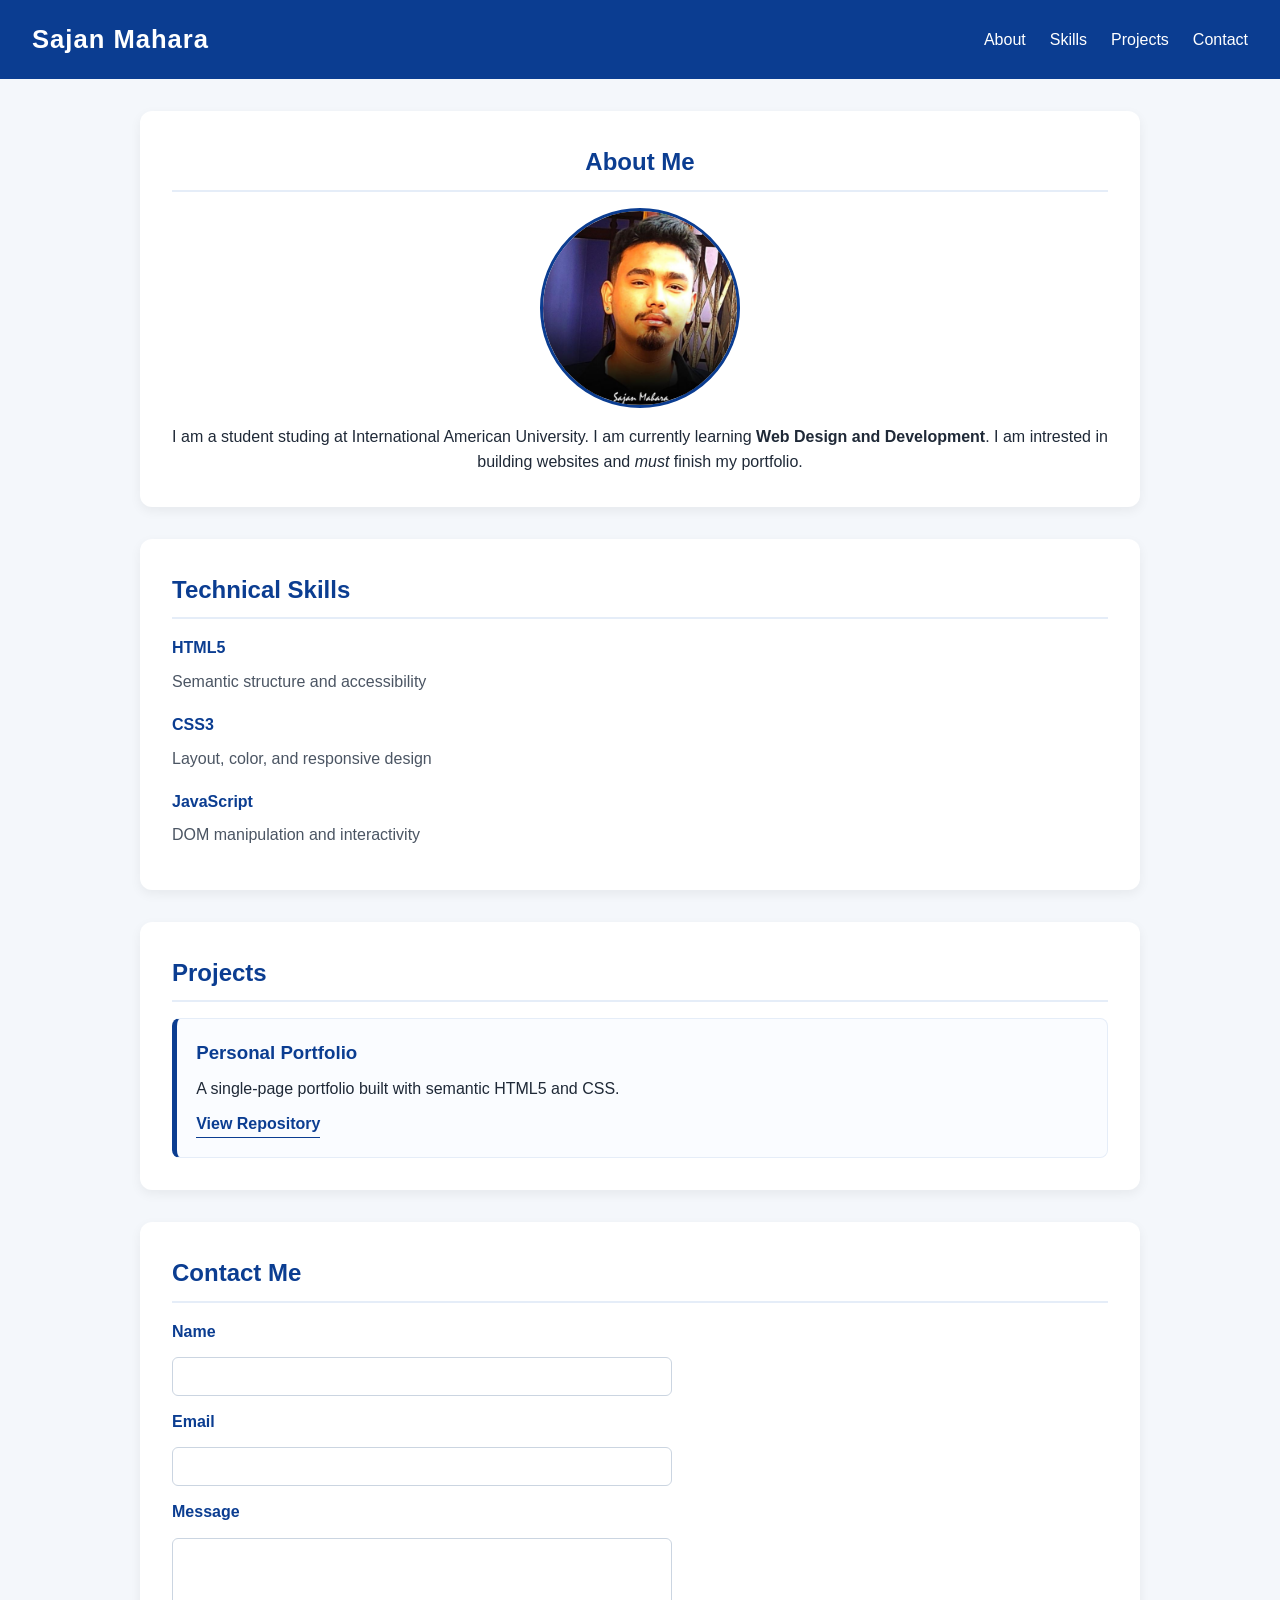
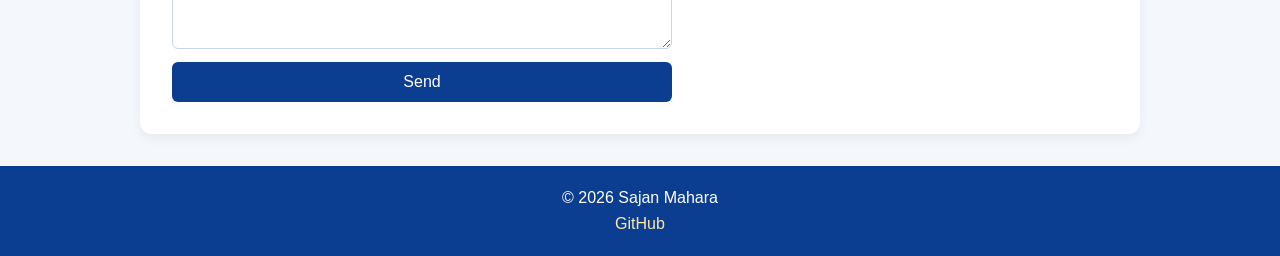
<file: index.html>
<!DOCTYPE html>
<html lang="en">

<head>
    <meta charset="UTF-8">
    <meta name="viewport" content="width=device-width, initial-scale=1.0">
    <title>Sajan Mahara | Portfolio</title>

    <!-- This links the external CSS file -->
    <link rel="stylesheet" href="style.css">
</head>

<body>

    <!-- Header -->
    <header class="site-header">
        <h1 class="site-title">Sajan Mahara</h1>

        <!-- Nav links jump to sections on the same page -->
        <nav class="main-nav">
            <ul>
                <li><a href="#about">About</a></li>
                <li><a href="#skills">Skills</a></li>
                <li><a href="#projects">Projects</a></li>
                <li><a href="#contact">Contact</a></li>
            </ul>
        </nav>
    </header>

    <main>

        <!-- About section with photo -->
        <section id="about" class="section about">
            <h2>About Me</h2>

            <!-- Profile photo. -->
            <img class="profile-img" src="sajan.png"
                 alt="Sajan Mahara profile photo"
                 width="200" height="200">

            <p>I am a student studing at International American University.
               I am currently learning <strong>Web Design and Development</strong>.
               I am intrested in building websites and <em>must</em> finish my portfolio.</p>
        </section>

        <!-- Skills section uses a description list -->
        <section id="skills" class="section skills">
            <h2>Technical Skills</h2>
            <dl class="skills-list">
                <dt>HTML5</dt>
                <dd>Semantic structure and accessibility</dd>

                <dt>CSS3</dt>
                <dd>Layout, color, and responsive design</dd>

                <dt>JavaScript</dt>
                <dd>DOM manipulation and interactivity</dd>
            </dl>
        </section>

        <!-- Projects section with two cards -->
        <section id="projects" class="section projects">
            <h2>Projects</h2>

            <div class="project-grid">

                <!-- Each project is an article because it stands alone -->
                <article class="project-card">
                    <h3>Personal Portfolio</h3>
                    <p>A single-page portfolio built with semantic HTML5 and CSS.</p>
                    <a href="https://github.com/sajan-mahara/Assingment-3"
                       target="_blank" rel="noopener">View Repository</a>
                </article>
            </div>
        </section>

        <!-- Contact form. Every label matches an input id -->
        <section id="contact" class="section contact">
            <h2>Contact Me</h2>

            <form class="contact-form" action="/submit" method="post">

                <label for="name">Name</label>
                <input type="text" id="name" name="name" required>

                <label for="email">Email</label>
                <input type="email" id="email" name="email" required>

                <label for="message">Message</label>
                <textarea id="message" name="message" rows="5" required></textarea>

                <button type="submit">Send</button>

            </form>
        </section>

    </main>

    <!-- Footer with copyright and GitHub link -->
    <footer class="site-footer">
        <p>&copy; 2026 Sajan Mahara</p>
        <a href="https://github.com/sajan-mahara">GitHub</a>
    </footer>

</body>

</html>
</file>
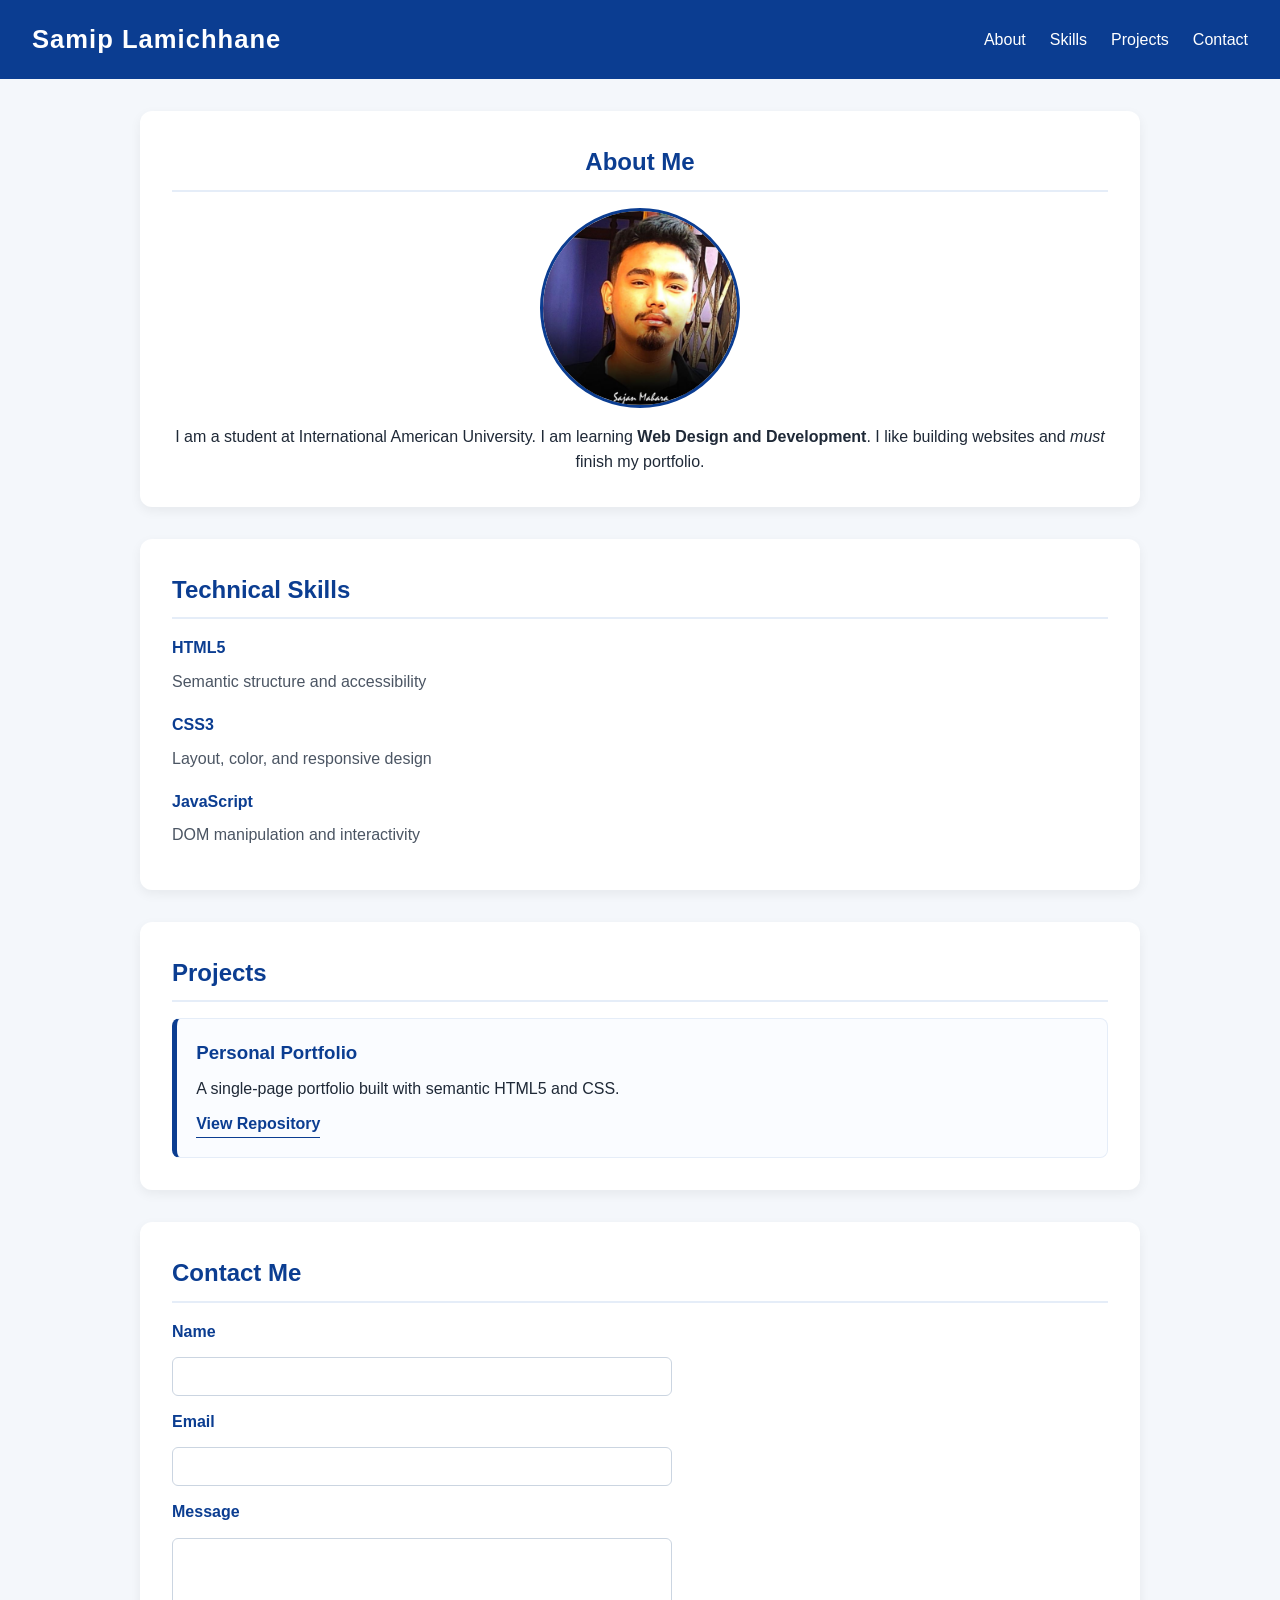
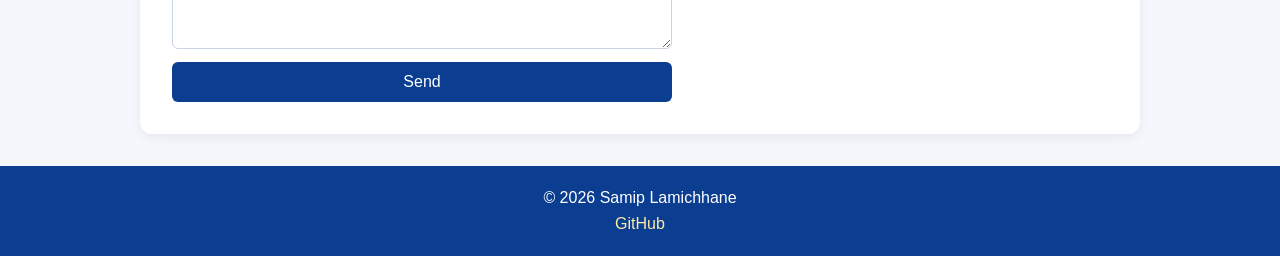
<file: Profile.html>
<!DOCTYPE html>
<html lang="en">

<head>
    <meta charset="UTF-8">
    <meta name="viewport" content="width=device-width, initial-scale=1.0">
    <title>Samip Lamichhane | Portfolio</title>

    <!-- This links the external CSS file -->
    <link rel="stylesheet" href="style.css">
</head>

<body>

    <!-- Header -->
    <header class="site-header">
        <h1 class="site-title">Samip Lamichhane</h1>

        <!-- Nav links jump to sections on the same page -->
        <nav class="main-nav">
            <ul>
                <li><a href="#about">About</a></li>
                <li><a href="#skills">Skills</a></li>
                <li><a href="#projects">Projects</a></li>
                <li><a href="#contact">Contact</a></li>
            </ul>
        </nav>
    </header>

    <main>

        <!-- About section with photo -->
        <section id="about" class="section about">
            <h2>About Me</h2>

            <!-- Profile photo. -->
            <img class="profile-img" src="sajan.png"
                 alt="Samip Lamichhane profile photo"
                 width="200" height="200">

            <p>I am a student at International American University.
               I am learning <strong>Web Design and Development</strong>.
               I like building websites and <em>must</em> finish my portfolio.</p>
        </section>

        <!-- Skills section uses a description list -->
        <section id="skills" class="section skills">
            <h2>Technical Skills</h2>
            <dl class="skills-list">
                <dt>HTML5</dt>
                <dd>Semantic structure and accessibility</dd>

                <dt>CSS3</dt>
                <dd>Layout, color, and responsive design</dd>

                <dt>JavaScript</dt>
                <dd>DOM manipulation and interactivity</dd>
            </dl>
        </section>

        <!-- Projects section with two cards -->
        <section id="projects" class="section projects">
            <h2>Projects</h2>

            <div class="project-grid">

                <!-- Each project is an article because it stands alone -->
                <article class="project-card">
                    <h3>Personal Portfolio</h3>
                    <p>A single-page portfolio built with semantic HTML5 and CSS.</p>
                    <a href="https://github.com/lolsamm/MIT-assignment-CSE230"
                       target="_blank" rel="noopener">View Repository</a>
                </article>
            </div>
        </section>

        <!-- Contact form. Every label matches an input id -->
        <section id="contact" class="section contact">
            <h2>Contact Me</h2>

            <form class="contact-form" action="/submit" method="post">

                <label for="name">Name</label>
                <input type="text" id="name" name="name" required>

                <label for="email">Email</label>
                <input type="email" id="email" name="email" required>

                <label for="message">Message</label>
                <textarea id="message" name="message" rows="5" required></textarea>

                <button type="submit">Send</button>

            </form>
        </section>

    </main>

    <!-- Footer with copyright and GitHub link -->
    <footer class="site-footer">
        <p>&copy; 2026 Samip Lamichhane</p>
        <a href="https://github.com/lolsamm">GitHub</a>
    </footer>

</body>

</html>
</file>
<file: style.css>
/* Remove default spacing and make sizing predictable */
* {
    box-sizing: border-box;
    margin: 0;
    padding: 0;
}

/* Main page font and background */
body {
    font-family: 'Segoe UI', Arial, sans-serif;
    background-color: #f4f7fb;
    color: #1f2937;
    line-height: 1.6;
}

/* ===== Header ===== */
/* Flexbox puts the name on the left and nav on the right */
.site-header {
    background-color: #0b3d91;
    color: #ffffff;
    padding: 1.2rem 2rem;
    display: flex;
    justify-content: space-between;
    align-items: center;
    flex-wrap: wrap;
}

.site-title {
    font-size: 1.6rem;
    letter-spacing: 1px;
}

/* Nav links in a row */
.main-nav ul {
    list-style: none;
    display: flex;
    gap: 1.5rem;
}

.main-nav a {
    color: #ffffff;
    text-decoration: none;
    font-size: 1rem;
    padding-bottom: 3px;
    border-bottom: 2px solid transparent;
    transition: border-color 0.2s;
}

/* Small underline on hover */
.main-nav a:hover {
    border-bottom-color: #ffffff;
}

/* ===== Sections ===== */
/* Each section looks like a white card on the light background */
.section {
    max-width: 1000px;
    margin: 2rem auto;
    padding: 2rem;
    background-color: #ffffff;
    border-radius: 12px;
    box-shadow: 0 4px 12px rgba(0, 0, 0, 0.06);
}

.section h2 {
    color: #0b3d91;
    margin-bottom: 1rem;
    border-bottom: 2px solid #e5edf8;
    padding-bottom: 0.5rem;
}

/* ===== About ===== */
.about {
    text-align: center;
}

/* Round profile image with blue border */
.profile-img {
    display: block;
    border-radius: 50%;
    border: 3px solid #0b3d91;
    margin: 1rem auto;
}

/* ===== Skills ===== */
.skills-list {
    display: grid;
    grid-template-columns: 1fr;
    gap: 0.5rem;
    max-width: 600px;
}

.skills-list dt {
    font-weight: bold;
    color: #0b3d91;
}

.skills-list dd {
    margin-bottom: 0.6rem;
    color: #4b5563;
}

/* ===== Projects ===== */
/* Grid with auto-fit: as many cards fit, then wrap */
.project-grid {
    display: grid;
    grid-template-columns: repeat(auto-fit, minmax(260px, 1fr));
    gap: 1.2rem;
}

/* Each project card */
.project-card {
    border: 1px solid #e5edf8;
    border-left: 5px solid #0b3d91;
    border-radius: 8px;
    padding: 1.2rem;
    background-color: #fafcff;
    transition: transform 0.2s, box-shadow 0.2s;
}

/* Card lifts on hover */
.project-card:hover {
    transform: translateY(-4px);
    box-shadow: 0 6px 14px rgba(0, 0, 0, 0.08);
}

.project-card h3 {
    color: #0b3d91;
    margin-bottom: 0.5rem;
}

.project-card a {
    display: inline-block;
    margin-top: 0.6rem;
    color: #0b3d91;
    font-weight: bold;
    text-decoration: none;
    border-bottom: 1px solid #0b3d91;
}

/* ===== Contact Form ===== */
.contact-form {
    display: grid;
    gap: 0.8rem;
    max-width: 500px;
}

.contact-form label {
    font-weight: bold;
    color: #0b3d91;
}

.contact-form input,
.contact-form textarea {
    padding: 0.6rem;
    border: 1px solid #cbd5e1;
    border-radius: 6px;
    font-size: 1rem;
    font-family: inherit;
}

/* Blue glow when you click into a field */
.contact-form input:focus,
.contact-form textarea:focus {
    outline: none;
    border-color: #0b3d91;
    box-shadow: 0 0 0 3px rgba(11, 61, 145, 0.15);
}

.contact-form button {
    padding: 0.7rem;
    background-color: #0b3d91;
    color: #ffffff;
    border: none;
    border-radius: 6px;
    font-size: 1rem;
    cursor: pointer;
    transition: background-color 0.2s;
}

.contact-form button:hover {
    background-color: #062a68;
}

/* ===== Footer ===== */
.site-footer {
    background-color: #0b3d91;
    color: #ffffff;
    text-align: center;
    padding: 1.2rem;
    margin-top: 2rem;
}

.site-footer a {
    color: #ffe9a8;
    text-decoration: none;
}

/* ===== Mobile (screens 600px or smaller) ===== */
@media (max-width: 600px) {

    /* Header stacks vertically */
    .site-header {
        flex-direction: column;
        align-items: flex-start;
        gap: 0.8rem;
        padding: 1rem;
    }

    /* Nav links stack too */
    .main-nav ul {
        flex-direction: column;
        gap: 0.5rem;
    }

    /* Smaller section padding on mobile */
    .section {
        margin: 1rem;
        padding: 1.2rem;
    }

    /* Only one project card per row */
    .project-grid {
        grid-template-columns: 1fr;
    }
}
</file>
